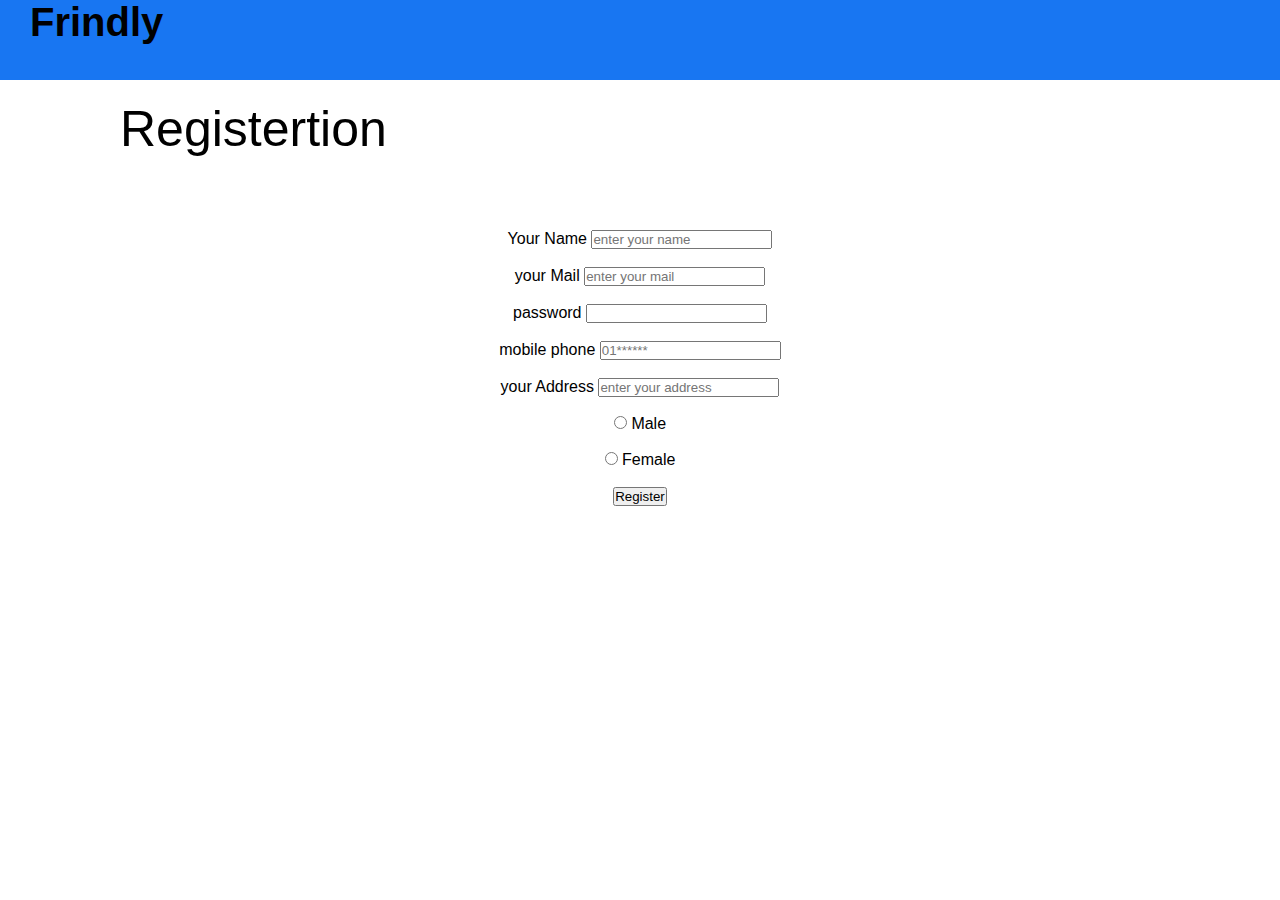
<file: index.html>
<!DOCTYPE html>
<html lang="en">
<head>
    <meta charset="UTF-8">
    <meta http-equiv="X-UA-Compatible" content="IE=edge">
    <meta name="viewport" content="width=device-width, initial-scale=1.0">
    <title>Document</title>
    <style>
      * {
  margin: 0;
  padding: 0;
  font-family: "poppins", sans-serif;
  box-sizing: border-box;
}
.nav-left{
  height: 80px;
  background-color: #1876f2;
}
      .namelogo {
  font-family: "Segoe UI", Tahoma, Geneva, Verdana, sans-serif;
  font-size: 40px;
  position: absolute;
  left: 30px;
}
      .inpt{
        font-size: 50px;
        position: absolute;
        top: 100px;
        left: 120px;
      }
    .container2{
      text-align: center;
      position: relative;
      top: 150px;
    }
    </style>
</head>
<body>
  <div class="nav-left">
    <h1 class="namelogo">Frindly</h1>
    </div>
  <div class="inpt">Registertion</div>
  <div class="container2">
        <label>Your Name</label>
        <input type="text"name="userName" placeholder="enter your name">
        <span></span>
        <br> <br>
        <label for="">your Mail</label>
        <input type="text" name="mail" placeholder="enter your mail">
        <span></span>
        <br> <br>
        <label for="">password</label>
        <input type="password" name="password" >
        <span></span>
        <br><br>
        <label for="">mobile phone</label>
        <input type="tel" name="mobilePhone" placeholder="01******">  
        <span></span>      
        <br><br>
        
        <label for="">your Address</label>
        <input type="text" name="yourAddress" placeholder="enter your address">
        <span></span>
        <br> <br>
        <input type="radio" name="gender" value="male" >
        <label for="">Male</label>
        <br> <br>
        <input type="radio" name="gender" value="female">
        <label for="">Female</label>
        <br> <br>
        <button> Register</button>
    </div>
    <script>
          document.querySelector("button").addEventListener("click",function(){
          //var urla=  location.assign("page1.html");
          var q,a,b,c,m ;
            var da=new Date();
            da.setMonth(da.getMonth()+3)
            var Elem= document.querySelectorAll("input");
            var regex=/^[a-zA-Z]{1,10}$/;
            if(regex.test(Elem[0].value))
            {
            document.cookie="name="+Elem[0].value+";expires="+da;
              document.getElementsByTagName("span")[0].innerHTML="";
              q=1;
            }else{
              document.getElementsByTagName("span")[0].innerHTML="please enter valid name";
              document.getElementsByTagName("span")[0].style.color="red";
              q=0;
            }
            var regex1= /^\w+([\.-]?\w+)*@\w+([\.-]?\w+)*(\.\w{2,3})+$/;
            if(regex1.test(Elem[1].value))
            {
            document.cookie="mail="+Elem[1].value+";expires="+da;
            document.getElementsByTagName("span")[1].innerHTML="";
            a=1;
            }else{
              document.getElementsByTagName("span")[1].innerHTML="please enter valid mail";
              document.getElementsByTagName("span")[1].style.color="red";

              a=0;
            }
            var regex2=/^[a-zA-Z0-9]{5,10}$/;
            if(regex2.test(Elem[2].value))
            {
              document.cookie="password="+Elem[2].value+";expires="+da;
              document.getElementsByTagName("span")[2].innerHTML="";
              b=1;
            }else{
            document.getElementsByTagName("span")[2].innerHTML="please enter valid password between 5-10";
            document.getElementsByTagName("span")[2].style.color="red";

            b=0;
            }
            var regex3=/^(01)(0|1|2|5)[0-9]{8}$/;
            if(regex3.test(Elem[3].value))
            {
            document.cookie="mobile="+Elem[3].value+";expires="+da;
            document.getElementsByTagName("span")[3].innerHTML="";
            c=1;
            }else{
              document.getElementsByTagName("span")[3].innerHTML="please enter valid mobile";
              document.getElementsByTagName("span")[3].style.color="red";

              c=0;
            }
            var regex4=/^[a-zA-Z]{1,10}$/
            if(regex4.test(Elem[4].value))
            {
              document.cookie="address="+Elem[4].value+";expires="+da;
              document.getElementsByTagName("span")[4].innerHTML="";
              m=1;
            }else{
              document.getElementsByTagName("span")[4].innerHTML="please enter valid Address";
              document.getElementsByTagName("span")[4].style.color="red";

              m=0;
            }
            if(Elem[5].checked)
            {document.cookie="gender="+Elem[5].value+";expires="+da;}
            if(Elem[6].checked)
            {document.cookie="gender="+Elem[6].value+";expires="+da;}
            if(a==1&&b==1&&c==1&&m==1&&q==1){
              location.assign("page1.html");
            }

          })
    </script>
</body>
</html>
</file>
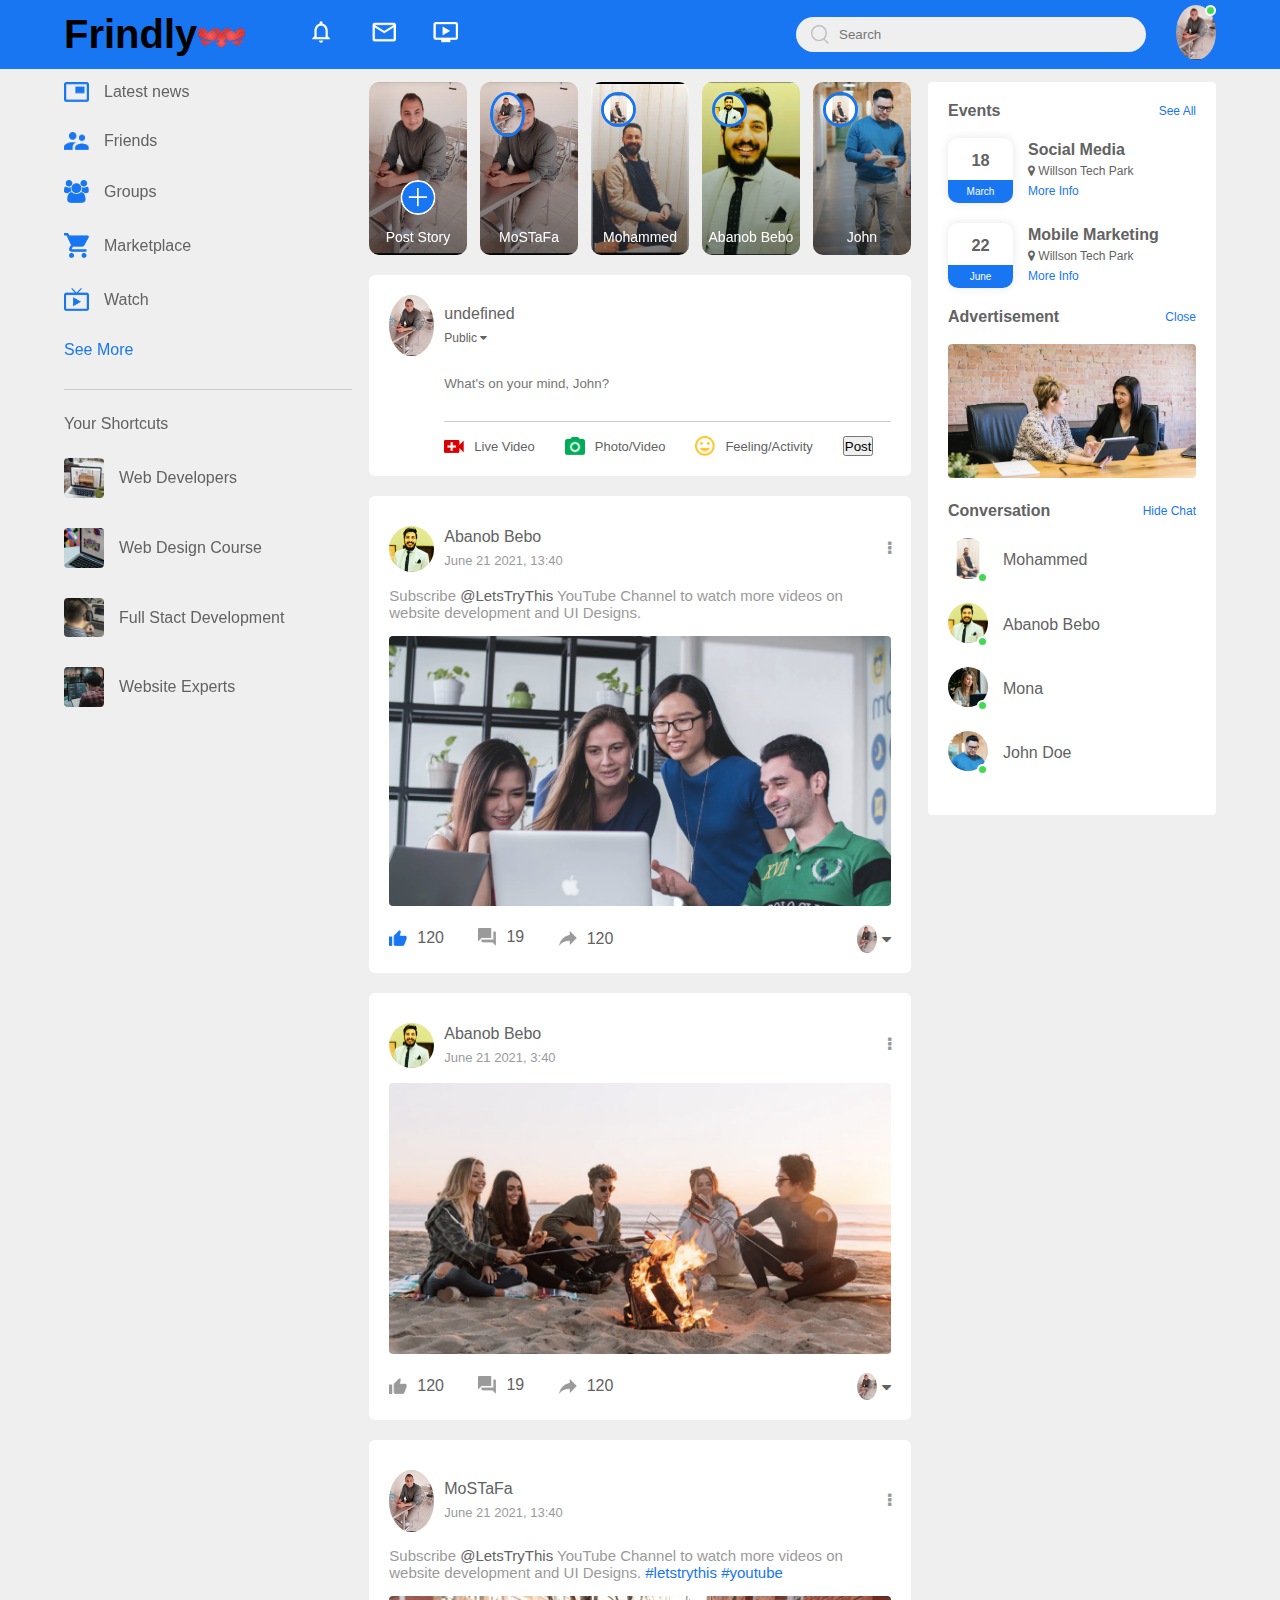
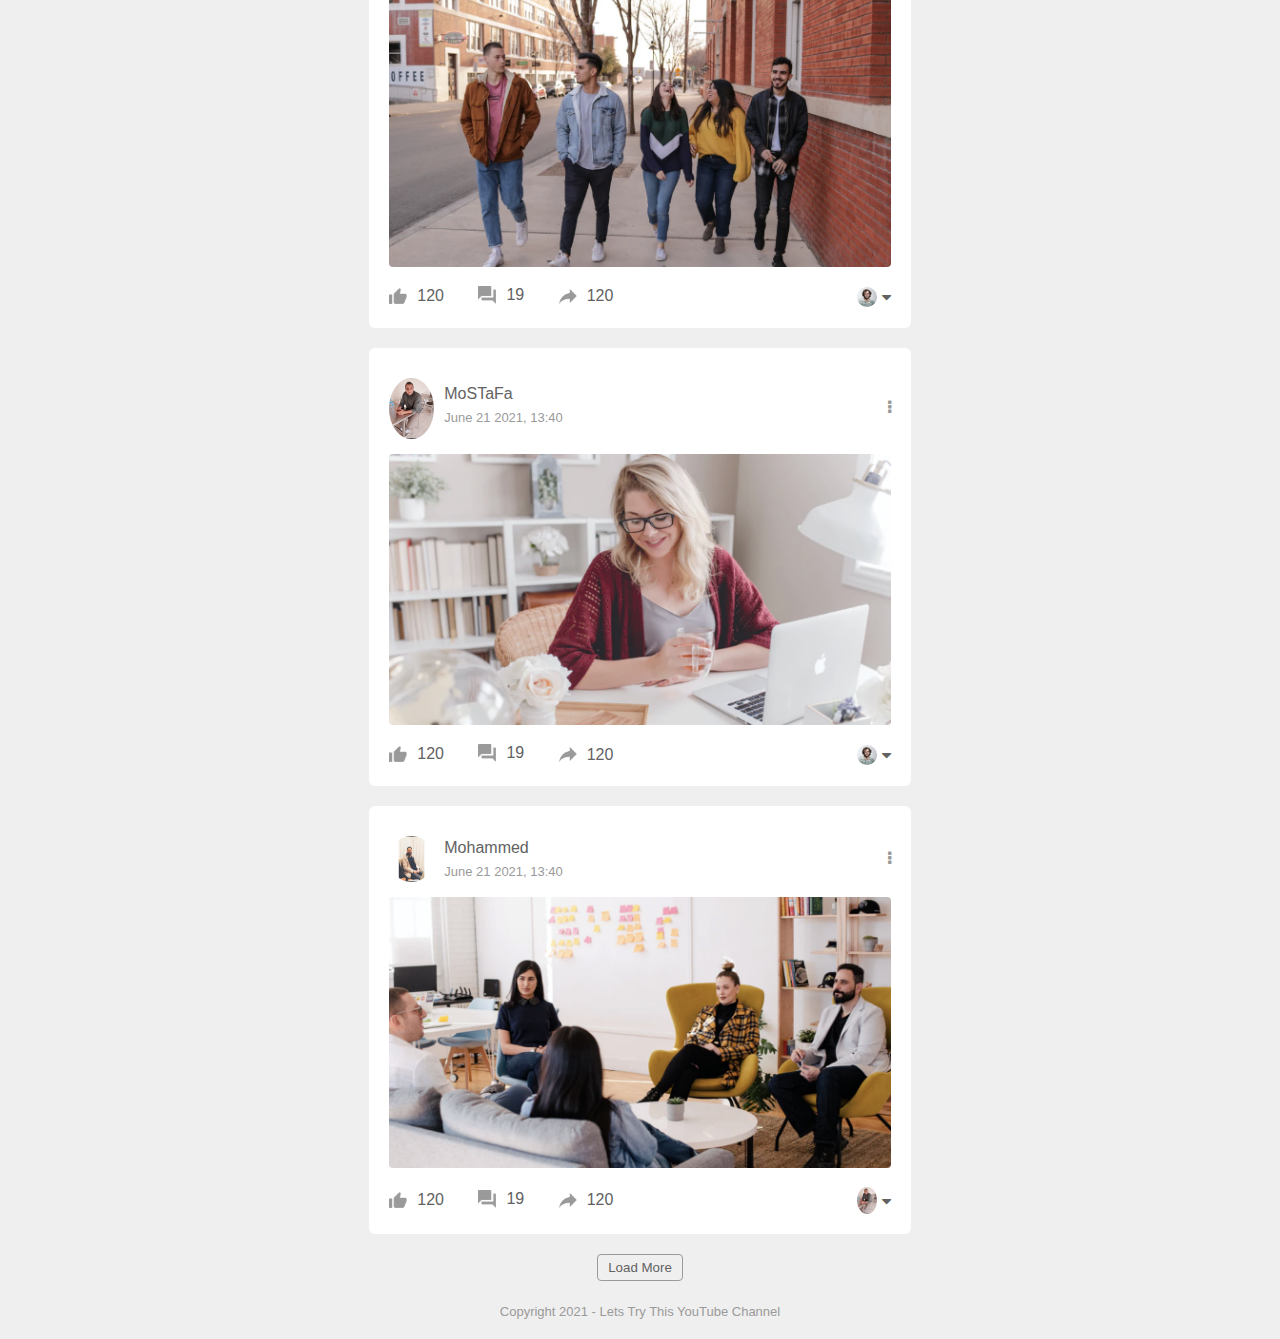
<file: frindsHomePage.html>
<!DOCTYPE html>
<html lang="en">
  <head>
    <meta charset="UTF-8" />
    <meta http-equiv="X-UA-Compatible" content="IE=edge" />
    <meta name="viewport" content="width=device-width, initial-scale=1.0" />
    <link rel="stylesheet" href="frindstyle.css" />
    <link
      rel="stylesheet"
      href="https://cdnjs.cloudflare.com/ajax/libs/font-awesome/4.7.0/css/font-awesome.min.css"
    />
    <title>Frindly</title>
  </head>
  <body>
    <nav>
      <div class="nav-left">
        <h1 class="namelogo">Frindly</h1>
        <img src="images/love.png" class="logo" />
        
        <ul>
          <li>
            <img src="images/notification.png" />
          </li>
          <li>
            <img src="images/inbox.png" />
          </li>
          <li>
            <img src="images/video.png" />
          </li>
        </ul>
      </div>
      <div class="nav-right">
        <div class="search-box">
          <img src="images/search.png" />
          <input type="text" placeholder="Search" />
        </div>
        <div class="nav-user-icon online" onclick="settingsMenuToggle();">
          <img src="images/mostafa.jpeg"  class="sora"/>
        </div>
      </div>

      <div class="settings-menu">
        <div id="dark-btn">
          <span></span>
        </div>
        <div class="settings-menu-inner">
          <div class="user-profile">
            <img onclick="openprofilebyimge()" src="images/mostafa.jpeg" class="sora" />
            <div>
              <span id="nameof"> MoSTaFa </span>
              <a href="myprofile.html">See Your Profile</a>
            </div>
          </div>
          <hr />
          <div class="user-profile">
            <img src="images/feedback.png" />
            <div>
              <p>Give Feedback</p>
              <a href="#">Help us to improve the new design</a>
            </div>
          </div>
          <hr />

          <div class="settings-links">
            <img src="images/setting.png" class="settings-icon" />
            <a href="#">Settings & Privacy</a>
            <img src="images/arrow.png" width="10px" />
          </div>
          <div class="settings-links">
            <img src="images/help.png" class="settings-icon" />
            <a href="#">Help & Support</a>
            <img src="images/arrow.png" width="10px" />
          </div>
          <div class="settings-links">
            <img src="images/display.png" class="settings-icon" />
            <a href="#">Display & Accessibility</a>
            <img src="images/arrow.png" width="10px" />
          </div>
          <div class="settings-links">
            <img src="images/logout.png" class="settings-icon" />
            <a href="#" onclick="btms()">Logout</a>
            <img src="images/arrow.png" width="10px" />
          </div>
        </div>
      </div>
    </nav>

    <div class="container">
      <div class="left-sidebar">
        <div class="imp-links">
          <a href="#">
            <img src="images/news.png" />
            Latest news
          </a>
          <a href="#">
            <img src="images/friends.png" />
            Friends
          </a>
          <a href="#">
            <img src="images/group.png" />
            Groups
          </a>
          <a href="#">
            <img src="images/marketplace.png" />
            Marketplace
          </a>
          <a href="#">
            <img src="images/watch.png" />
            Watch
          </a>
          <a href="#"> See More </a>
        </div>
        <div class="shortcut-links">
          <p>Your Shortcuts</p>
          <a href="#">
            <img src="images/shortcut-1.png" />
            Web Developers
          </a>
          
          <a href="#">
            <img src="images/shortcut-2.png" />
            Web Design Course
          </a>
          <a href="#">
            <img src="images/shortcut-3.png" />
            Full Stact Development
          </a>
          <a href="#">
            <img src="images/shortcut-4.png" />
            Website Experts
          </a>
        </div>
      </div>
      <div class="main-content">
        <div class="story-gallery">
          <div class="story story1">
            <img src="images/upload.png" />
            <p>Post Story</p>
          </div>
          <div class="story story2">
            <img src="images/mostafa.jpeg" />
            <p>MoSTaFa</p>
          </div>
          <div class="story story3">
            <img src="images/mohammed.jpeg" />
            <p>Mohammed</p>
          </div>
          <div class="story story4">
            <img src="images/abanop.jpeg" />
            <p>Abanob Bebo</p>
          </div>
          <div class="story story5">
            <img src="images/mohammed.jpeg" />
            <p>John</p>
          </div>
        </div>
        <div class="write-post-container">
          <div class="user-profile">
            <img src="images/mostafa.jpeg" class="sora" />
            <div>
              <p id="n0meof">MoSTaFa</p>
              <small>
                Public
                <i class="fas fa fa-caret-down"></i>
              </small>
            </div>
          </div>
          <div class="post-input-container">
            <textarea
              rows="3"
              placeholder="What's on your mind, John?"
            ></textarea>
            <div class="add-post-links">
              <a href="#">
                <img src="images/live-video.png" />
                Live Video
              </a>
              <a href="#">
                <img src="images/photo.png" />
                Photo/Video
              </a>
              <a href="#">
                <img src="images/feeling.png" />
                Feeling/Activity
              </a>
              <button id="btn2">Post</button>
            </div>
          </div>
        </div>
        <div class="post-container">
          <div class="post-row">
            <div class="user-profile">
              <img src="images/abanop.jpeg" />
              <div>
                <p>Abanob Bebo</p>
                <span>June 21 2021, 13:40</span>
              </div>
            </div>
            <a href="#">
              <i class="fa fa-ellipsis-v"></i>
            </a>
          </div>

          <p class="post-text">
            Subscribe <span>@LetsTryThis</span> YouTube Channel to watch more
            videos on website development and UI Designs.
          </p>
          <img src="images/feed-image-1.png" class="post-img" />
          <div class="post-row">
            <div class="activity-icons">
              <div>
                <img src="images/like-blue.png" />
                120
              </div>
              <div>
                <img src="images/comments.png" />
                19
              </div>
              <div>
                <img src="images/share.png" />
                120
              </div>
            </div>
            <div class="post-profile-icon">
              <img src="images/mostafa.jpeg" />
              <i class="fas fa fa-caret-down"></i>
            </div>
          </div>
        </div>
        <div class="post-container">
          <div class="post-row">
            <div class="user-profile">
              <img src="images/abanop.jpeg" />
              <div>
                <p>Abanob Bebo</p>
                <span>June 21 2021, 3:40</span>
              </div>
            </div>
            <a href="#">
              <i class="fa fa-ellipsis-v"></i>
            </a>
          </div>

          <p class="post-text"></p>
          <img src="images/feed-image-2.png" class="post-img" />
          <div class="post-row">
            <div class="activity-icons">
              <div>
                <img src="images/like.png" />
                120
              </div>
              <div>
                <img src="images/comments.png" />
                19
              </div>
              <div>
                <img src="images/share.png" />
                120
              </div>
            </div>
            <div class="post-profile-icon">
              <img src="images/mostafa.jpeg" />
              <i class="fas fa fa-caret-down"></i>
            </div>
          </div>
        </div>
        <div class="post-container">
          <div class="post-row">
            <div class="user-profile">
              <img src="images/mostafa.jpeg" />
              <div>
                <p>MoSTaFa</p>
                <span>June 21 2021, 13:40</span>
              </div>
            </div>
            <a href="#">
              <i class="fa fa-ellipsis-v"></i>
            </a>
          </div>

          <p class="post-text">
            Subscribe <span>@LetsTryThis</span> YouTube Channel to watch more
            videos on website development and UI Designs.
            <a href="#">#letstrythis</a>
            <a href="#">#youtube</a>
          </p>
          <img src="images/feed-image-3.png" class="post-img" />
          <div class="post-row">
            <div class="activity-icons">
              <div>
                <img src="images/like.png" />
                120
              </div>
              <div>
                <img src="images/comments.png" />
                19
              </div>
              <div>
                <img src="images/share.png" />
                120
              </div>
            </div>
            <div class="post-profile-icon">
              <img src="images/profile-pic.png" />
              <i class="fas fa fa-caret-down"></i>
            </div>
          </div>
        </div>
        <div class="post-container">
          <div class="post-row">
            <div class="user-profile">
              <img src="images/mostafa.jpeg" />
              <div>
                <p>
                  MoSTaFa</p>
                  <span>June 21 2021, 13:40</span>
                </p>
              </div>
            </div>
            <a href="#">
              <i class="fa fa-ellipsis-v"></i>
            </a>
          </div>

          <p class="post-text"></p>
          <img src="images/feed-image-4.png" class="post-img" />
          <div class="post-row">
            <div class="activity-icons">
              <div>
                <img src="images/like.png" />
                120
              </div>
              <div>
                <img src="images/comments.png" />
                19
              </div>
              <div>
                <img src="images/share.png" />
                120
              </div>
            </div>
            <div class="post-profile-icon">
              <img src="images/profile-pic.png" />
              <i class="fas fa fa-caret-down"></i>
            </div>
          </div>
        </div>
        <div class="post-container">
          <div class="post-row">
            <div class="user-profile">
              <img src="images/mohammed.jpeg" />
              <div>
                <p>Mohammed</p>
                <span>June 21 2021, 13:40</span>
              </div>
            </div>
            <a href="#">
              <i class="fa fa-ellipsis-v"></i>
            </a>
          </div>

          <p class="post-text"></p>
          <img src="images/feed-image-5.png" class="post-img" />
          <div class="post-row">
            <div class="activity-icons">
              <div>
                <img src="images/like.png" />
                120
              </div>
              <div>
                <img src="images/comments.png" />
                19
              </div>
              <div>
                <img src="images/share.png" />
                120
              </div>
            </div>
            <div class="post-profile-icon">
              <img src="images/mostafa.jpeg" />
              <i class="fas fa fa-caret-down"></i>
            </div>
          </div>
        </div>
        <button type="button" class="load-more-btn">Load More</button>
      </div>
      <div class="right-sidebar">
        <div class="sidebar-title">
          <h4>Events</h4>
          <a href="#">See All</a>
        </div>
        <div class="event">
          <div class="left-event">
            <h3>18</h3>
            <span>March</span>
          </div>
          <div class="right-event">
            <h4>Social Media</h4>
            <p>
              <i class="fa fa-map-marker"></i>
              Willson Tech Park
            </p>
            <a href="#">More Info</a>
          </div>
        </div>
        <div class="event">
          <div class="left-event">
            <h3>22</h3>
            <span>June</span>
          </div>
          <div class="right-event">
            <h4>Mobile Marketing</h4>
            <p>
              <i class="fa fa-map-marker"></i>
              Willson Tech Park
            </p>
            <a href="#">More Info</a>
          </div>
        </div>

        <div class="sidebar-title">
          <h4>Advertisement</h4>
          <a href="#">Close</a>
        </div>
        <img src="images/advertisement.png" class="sidebar-ads" />

        <div class="sidebar-title">
          <h4>Conversation</h4>
          <a href="#">Hide Chat</a>
        </div>
        <div class="online-list">
          <div class="online">
            <img src="images/mohammed.jpeg" />
          </div>
          <p>Mohammed</p>
        </div>
        <div class="online-list">
          <div class="online">
            <img src="images/abanop.jpeg" />
          </div>
          <p>Abanob Bebo</p>
        </div>
        <div class="online-list">
          <div class="online">
            <img src="images/member-3.png" />
          </div>
          <p>Mona</p>
        </div>
        <div class="online-list">
          <div class="online">
            <img src="images/member-4.png" />
          </div>
          <p>John Doe</p>
        </div>
      </div>
    </div>

    <div class="footer">
      <p>Copyright 2021 - Lets Try This YouTube Channel</p>
    </div>
    <script src="frinds.js"></script>
    <script>
      var coki=document.cookie;
      var yourName=coki.indexOf("name");
      var yourNamelst=coki.indexOf(";",yourName);
      if(yourNamelst<0)
      {
        var Nam=coki.substring(yourName,coki.length);
      }else{
        Nam=coki.substring(yourName,yourNamelst);
      }
      var nameValue=Nam.split("=")[1];
      document.getElementById("nameof").innerHTML=nameValue;
      document.getElementById("n0meof").innerHTML=nameValue;
      if(nameValue=="mohamed")
      {
        document.getElementsByClassName("sora")[0].src="images/mohammed.jpeg";
        document.getElementsByClassName("sora")[1].src="images/mohammed.jpeg";
        document.getElementsByClassName("sora")[2].src="images/mohammed.jpeg";
      }else if(nameValue=="abanob"){
        document.getElementsByClassName("sora")[0].src="images/abanop.jpeg";
        document.getElementsByClassName("sora")[1].src="images/abanop.jpeg";
        document.getElementsByClassName("sora")[2].src="images/abanop.jpeg";

      }
      function btms(){
        document.cookie="mail=;expires=5-5-2005";
                document.cookie="password=;expires=5-5-2005";
                document.cookie="name=;expires=5-5-2005";
                document.cookie="mobile=;expires=5-5-2005";
                document.cookie="address=;expires=5-5-2005";
                document.cookie="gender=;expiress=5-5-2005";
                location.assign("index.html")
      }
      document.getElementById("btn2").addEventListener("click",function(){
        var inp=document.getElementsByTagName("textarea")[0];
        var z=document.createElement("div");
        z.innerHTML=inp.value;
       z.style.border= "thin solid red";
       z.style.textAlign="center";
      //  z.style.wordBreak="break-word";
       z.style.overflowWrap="break-word";
       var b=document.getElementsByClassName("post-input-container")[0];
       b.appendChild(z);
      })

    </script>
  </body>
</html>
</file>
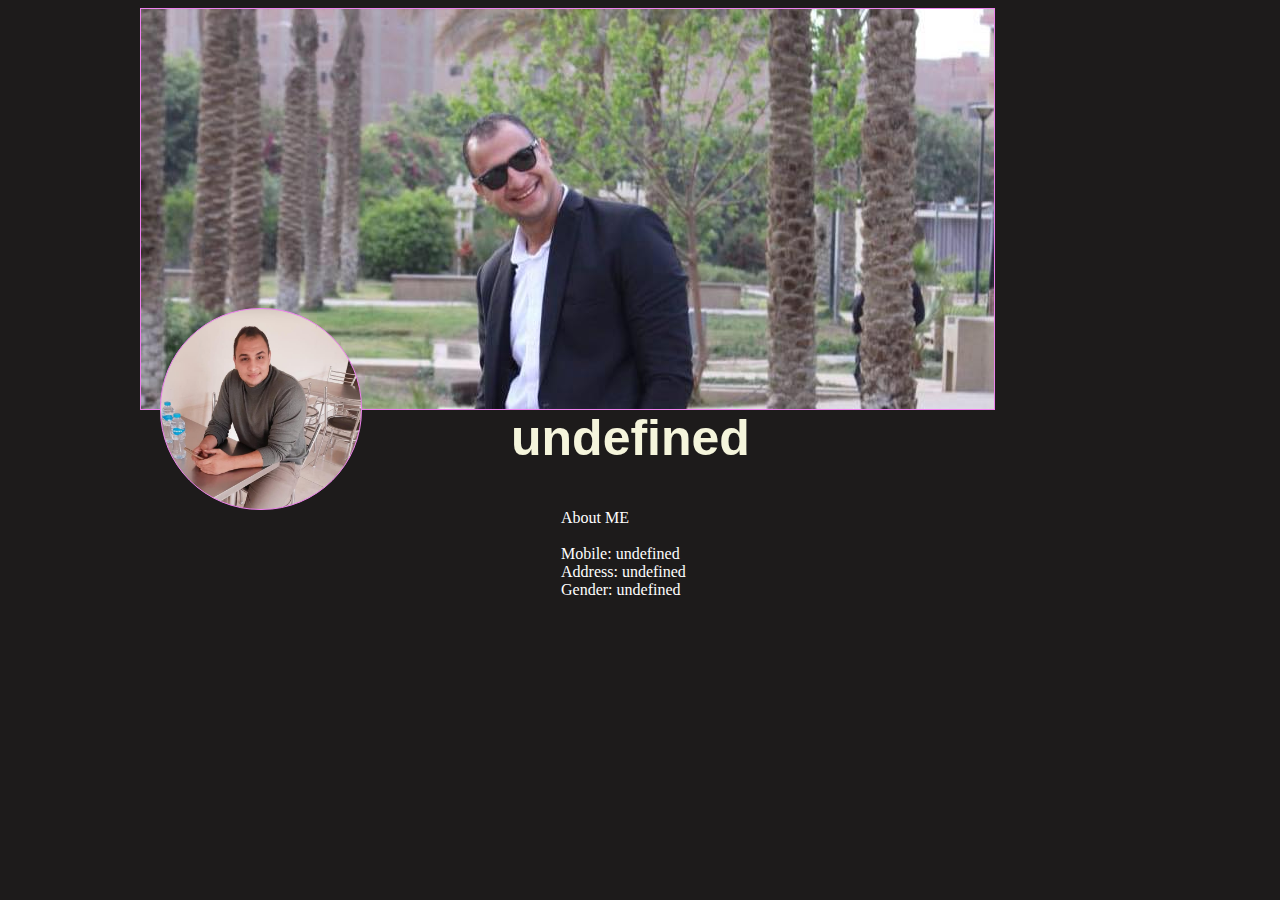
<file: myprofile.html>
<!DOCTYPE html>
<html lang="en">
  <head>
    <meta charset="UTF-8" />
    <meta http-equiv="X-UA-Compatible" content="IE=edge" />
    <meta name="viewport" content="width=device-width, initial-scale=1.0" />
    <link rel="stylesheet" href="myprofile.css" />

    <title>MyProfiel</title>
  </head>
  <body>
    <div class="main">
      <div class="cover">
        <img src="/images/mostafacover.jpg" class="sora" />
      </div>
      <div class="profile">
        <div class="name">Mostafa</div>
    <div id="container"> </div>

      </div>
    </div>

    <script>
         var cooki=document.cookie;
      var yourName=cooki.indexOf("name");
      var yourNamelst=cooki.indexOf(";",yourName);
      if(yourNamelst<0)
      {
        var Nam=cooki.substring(yourName,cooki.length);
      }else{
        Nam=cooki.substring(yourName,yourNamelst);
      }
      var nameValue=Nam.split("=")[1];


      var yourMobile=cooki.indexOf("mobile");
      var yourMobileLst=cooki.indexOf(";",yourMobile);
      if(yourMobileLst<0)
      {
        var mob=cooki.substring(yourMobile,cooki.length);
      }else{
        mob=cooki.substring(yourMobile,yourMobileLst)
      }
      var mobValue=mob.split("=")[1];

      var yourAdress=cooki.indexOf("address");
      var yourAdressLst=cooki.indexOf(";",yourAdress);
      if(yourAdressLst<0)
      {
        var adr=cooki.substring(yourAdress,cooki.length);
      }else{
        adr=cooki.substring(yourAdress,yourAdressLst)
      }
      var adrValue=adr.split("=")[1];

      var yourGender=cooki.indexOf("gender");
      var yourGenderLst=cooki.indexOf(";",yourGender);
      if(yourGenderLst<0)
      {
        var gen=cooki.substring(yourGender,cooki.length);
      }else{
        gen=cooki.substring(yourGender,yourGenderLst)
      }
      var genValue=gen.split("=")[1];
      document.getElementsByClassName("name")[0].innerHTML=nameValue;
      document.getElementById("container").style.color="white";
      document.getElementById("container").style.height=100+"px";
      document.getElementById("container").style.width=300+"px";
      document.getElementById("container").innerHTML="About ME"+"<br><br>"+"Mobile:   "+mobValue+"<br>"+"Address:   "+adrValue+"<br>"+"Gender:   "+genValue;
      document.getElementById("container").style.position="absolute";
      document.getElementById("container").style.left=400+"px";
      document.getElementById("container").style.top=200+"px";
      if(nameValue=="mohamed")
      {
        document.getElementsByClassName("profile")[0].style.backgroundImage="url('images/mohammed.jpeg')";
        document.getElementsByClassName("sora")[0].src="images/feed-image-3.png"

      }
      if(nameValue=="abanob")
      {
        document.getElementsByClassName("profile")[0].style.backgroundImage="url('images/abanop.jpeg')";
        document.getElementsByClassName("sora")[0].src="images/feed-image-2.png"

      }
        
    </script>
  </body>
</html>
</file>
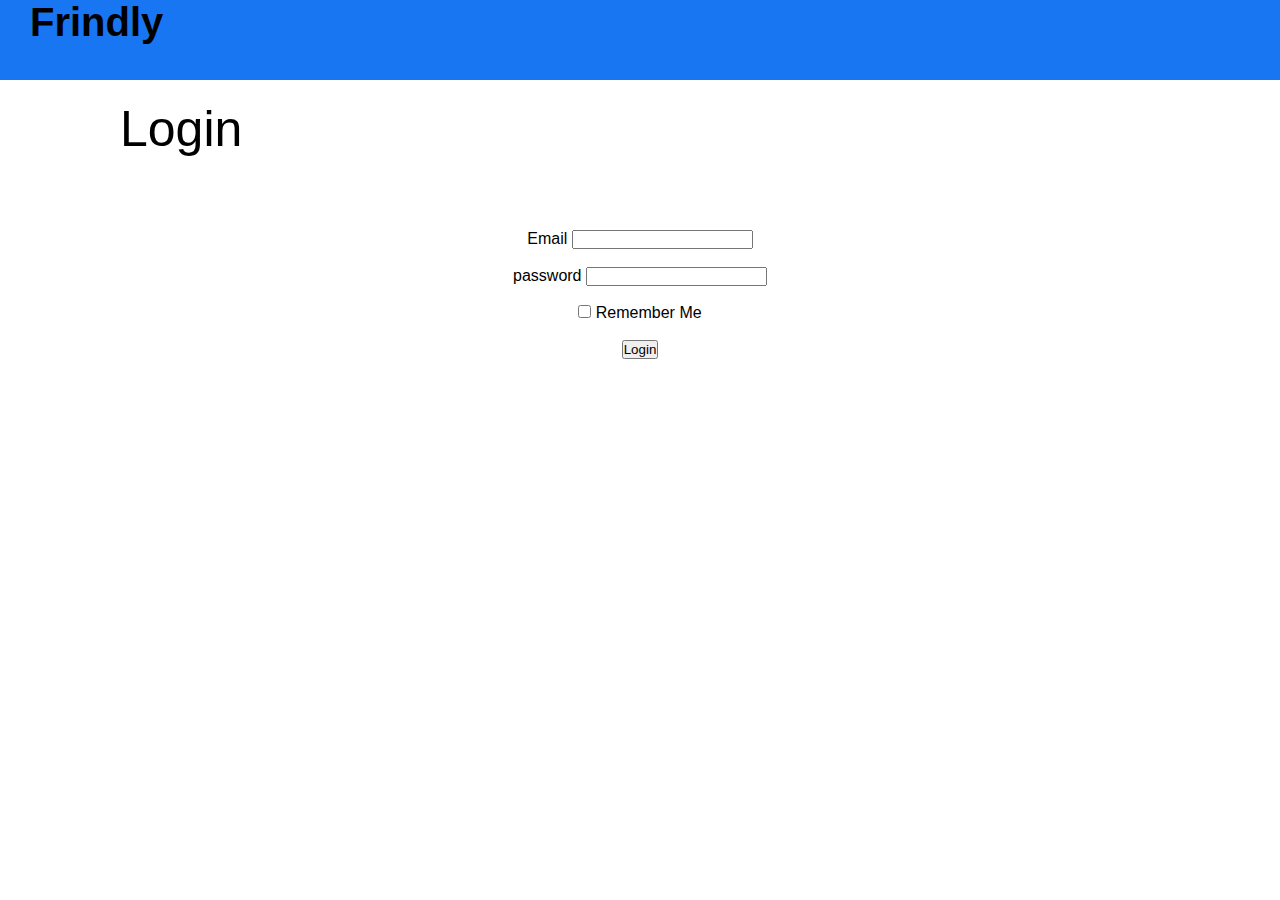
<file: page1.html>
<!DOCTYPE html>
<html lang="en">
<head>
    <meta charset="UTF-8">
    <meta http-equiv="X-UA-Compatible" content="IE=edge">
    <meta name="viewport" content="width=device-width, initial-scale=1.0">
    <title>Document</title>
    <style>
    * {
        margin: 0;
        padding: 0;
        font-family: "poppins", sans-serif;
        box-sizing: border-box;
      }
      .nav-left{
        height: 80px;
        background-color: #1876f2;
      }
            .namelogo {
        font-family: "Segoe UI", Tahoma, Geneva, Verdana, sans-serif;
        font-size: 40px;
        position: absolute;
        left: 30px;
      }
            .inpt{
              font-size: 50px;
              position: absolute;
              top: 100px;
              left: 120px;
            }
          .container2{
            text-align: center;
            position: relative;
            top: 150px;
          }
          </style>
</head>
<body>
    <div class="nav-left">
        <h1 class="namelogo">Frindly</h1>
        </div>
      <div class="inpt">Login</div>
    <div class="container2">
    <label for="">Email</label>
    <input type="text" name="" id="">
    <br><br>
    <label for="">password</label>
    <input type="password">
    <br><br>
    <input type="checkbox">
    <label for="">Remember Me</label>
    <br><br>
    <button>Login</button>
    </div>
    <script>
        var cook=document.cookie;
        var yourMail=cook.indexOf("mail");
        var yourMaillst=cook.indexOf(";",yourMail);
        if(yourMaillst<0)
        {
            var mal=cook.substring(yourMail,cook.length);
        }else{
            mal=cook.substring(yourMail,yourMaillst);
        }
        var malValue=mal.split("=")[1];

        var yourPw=cook.indexOf("password");
        var yourPwlst=cook.indexOf(";",yourPw);
        if(yourPwlst<0)
        {
            var pw=cook.substring(yourPw,cook.length);
        }else{
            pw=cook.substring(yourPw,yourPwlst);
        }
        var pwValue=pw.split("=")[1];
        var z;
        var Eleme=document.querySelectorAll("input");
        document.querySelector("button").addEventListener("click",function(){
            if(Eleme[0].value==malValue)
            {
                alert("same mail");
            }else{alert("your mail wrong");}
            if(Eleme[1].value==pwValue)
            {
                alert("same pw");
            }else{
                alert("wrong pw");
            }
            if(Eleme[2].checked)
            {
           
                
            }else{
                document.cookie="mail="+malValue+";expires=5-5-2005";
                document.cookie="password="+pwValue+";expires=5-5-2005";
                document.cookie="name=;expires=5-5-2005";
                document.cookie="mobile=;expires=5-5-2005";
                document.cookie="address=;expires=5-5-2005";
                document.cookie="gender=;expiress=5-5-2005";
                
            }
            if(Eleme[0].value==malValue&&Eleme[1].value==pwValue)
            location.assign("frindsHomePage.html")
        })
        // console.log(z)
    //    if(malValue.length!=0&&pwValue.length!=0)
        // {
        //    location.assign("frindsHomePage.html");
        // }
    </script>
</body>
</html>
</file>
<file: frindstyle.css>
* {
  margin: 0;
  padding: 0;
  font-family: "poppins", sans-serif;
  box-sizing: border-box;
}
.namelogo {
  font-family: "Segoe UI", Tahoma, Geneva, Verdana, sans-serif;
  font-size: 40px;
}
:root {
  --body-color: #efefef;
  --nav-color: #1876f2;
  --bg-color: #fff;
}
.dark-theme {
  --body-color: #0a0a0a;
  --nav-color: #000;
  --bg-color: #000;
}

body {
  background: var(--body-color);
  transition: background 0.3s;
}

nav {
  display: flex;
  align-items: center;
  justify-content: space-between;
  background: var(--nav-color);
  padding: 5px 5%;
  position: sticky;
  top: 0;
  z-index: 100;
}
.logo {
  width: 50px;
  margin-right: 45px;
}
.nav-left,
.nav-right {
  display: flex;
  align-items: center;
}
.nav-left ul li {
  list-style: none;
  display: inline-block;
}
.nav-left ul li img {
  width: 28px;
  margin: 0 15px;
}
.nav-user-icon img {
  width: 40px;
  border-radius: 50%;
  cursor: pointer;
}
.search-box {
  background: #efefef;
  width: 350px;
  border-radius: 20px;
  display: flex;
  align-items: center;
  padding: 0 15px;
}
.search-box img {
  width: 18px;
}
.search-box input {
  width: 100%;
  background: transparent;
  padding: 10px;
  outline: none;
  border: 0;
}
.nav-user-icon {
  margin-left: 30px;
}
.online {
  position: relative;
}
.online::after {
  content: "";
  width: 7px;
  height: 7px;
  border: 2px solid #fff;
  border-radius: 50%;
  background: #41db51;
  position: absolute;
  top: 0;
  right: 0;
}
.container {
  display: flex;
  justify-content: space-between;
  padding: 13px 5%;
}
.left-sidebar {
  flex-basis: 25%;
  position: sticky;
  top: 60px;
  align-self: flex-start;
}
.right-sidebar {
  flex-basis: 25%;
  position: sticky;
  top: 60px;
  align-self: flex-start;
  background: var(--bg-color);
  padding: 20px;
  border-radius: 4px;
  color: #626262;
}
.main-content {
  width: 47%;
}
.imp-links a,
.shortcut-links a {
  text-decoration: none;
  display: flex;
  align-items: center;
  margin-bottom: 30px;
  color: #626262;
  width: fit-content;
}
.imp-links a img {
  width: 25px;
  margin-right: 15px;
}
.imp-links a:last-child {
  color: var(--nav-color);
}
.imp-links {
  border-bottom: 1px solid #ccc;
}
.shortcut-links a img {
  width: 40px;
  border-radius: 4px;
  margin-right: 15px;
}
.shortcut-links p {
  margin: 25px 0;
  color: #626262;
  font-weight: 500;
}
.sidebar-title {
  display: flex;
  align-items: center;
  justify-content: space-between;
  margin-bottom: 18px;
}
.right-sidebar h4 {
  font-weight: 600;
  font-size: 16px;
}
.sidebar-title a {
  text-decoration: none;
  color: var(--nav-color);
  font-size: 12px;
}
.event {
  display: flex;
  font-size: 14px;
  margin-bottom: 20px;
}
.left-event {
  border-radius: 10px;
  height: 65px;
  width: 65px;
  margin-right: 15px;
  padding-top: 10px;
  text-align: center;
  line-height: 1.5;
  position: relative;
  overflow: hidden;
  box-shadow: 0 0 10px rgba(0, 0, 0, 0.1);
}
.right-event {
  line-height: 1.5;
}
.event p {
  font-size: 12px;
}
.event a {
  font-size: 12px;
  text-decoration: none;
  color: var(--nav-color);
}
.left-event span {
  position: absolute;
  bottom: 0;
  left: 0;
  width: 100%;
  background: var(--nav-color);
  color: #fff;
  font-size: 10px;
  padding: 4px 0;
}
.sidebar-ads {
  width: 100%;
  margin-bottom: 20px;
  border-radius: 4px;
}
.online-list {
  display: flex;
  align-items: center;
  margin-bottom: 20px;
}
.online-list .online img {
  width: 40px;
  border-radius: 50%;
}
.online-list .online {
  width: 40px;
  border-radius: 50%;
  margin-right: 15px;
}
.online-list .online:after {
  top: unset;
  bottom: 0;
}
.story-gallery {
  display: flex;
  justify-content: space-between;
  margin-bottom: 20px;
}
.story {
  flex-basis: 18%;
  padding-top: 32%;
  position: relative;
  background-position: center;
  background-size: cover;
  border-radius: 10px;
}
.story img {
  position: absolute;
  width: 35px;
  border-radius: 50%;
  top: 10px;
  left: 10px;
  border: 3px solid var(--nav-color);
}
.story p {
  position: absolute;
  width: 100%;
  bottom: 10px;
  text-align: center;
  color: #fff;
  font-size: 14px;
}
.story1 {
  background-image: linear-gradient(transparent, rgba(0, 0, 0, 0.5)),
    url(../images/mostafa.jpeg);
}
.story2 {
  background-image: linear-gradient(transparent, rgba(0, 0, 0, 0.5)),
    url(../images/mostafa.jpeg);
}
.story3 {
  background-image: linear-gradient(transparent, rgba(0, 0, 0, 0.5)),
    url(../images/mohammed.jpeg);
}
.story4 {
  background-image: linear-gradient(transparent, rgba(0, 0, 0, 0.5)),
    url(../images/abanop.jpeg);
}
.story5 {
  background-image: linear-gradient(transparent, rgba(0, 0, 0, 0.5)),
    url(../images/status-5.png);
}
.story.story1 img {
  top: unset;
  left: 50%;
  bottom: 40px;
  transform: translateX(-50%);
  border: 0;
  width: 35px;
}
.write-post-container {
  width: 100%;
  background: var(--bg-color);
  border-radius: 6px;
  padding: 20px;
  color: #626262;
}
.user-profile {
  display: flex;
  align-items: center;
}
.user-profile img {
  width: 45px;
  border-radius: 50%;
  margin-right: 10px;
}
.user-profile p {
  margin-bottom: 5px;
  font-weight: 500;
  color: #626262;
}
.user-profile small {
  font-size: 12px;
}
.post-input-container {
  padding-left: 55px;
  padding-top: 20px;
}
.post-input-container textarea {
  width: 100%;
  resize: none;
  border: 0;
  outline: 0;
  border-bottom: 1px solid #ccc;
  background: transparent;
}
.add-post-links {
  display: flex;
  margin-top: 10px;
}
.add-post-links a {
  text-decoration: none;
  display: flex;
  align-items: center;
  color: #626262;
  margin-right: 30px;
  font-size: 13px;
}
.add-post-links img {
  width: 20px;
  margin-right: 10px;
}
.post-container {
  width: 100%;
  background: var(--bg-color);
  border-radius: 6px;
  padding: 20px;
  color: #626262;
  margin: 20px 0;
}
.user-profile span {
  font-size: 13px;
  color: #9a9a9a;
}
.post-text {
  color: #9a9a9a;
  margin: 15px 0;
  font-size: 15px;
}
.post-text span {
  color: #626262;
  font-weight: 500;
}
.post-text a {
  color: #1876f2;
  text-decoration: none;
}
.post-img {
  width: 100%;
  border-radius: 4px;
  margin-bottom: 5px;
}
.post-row {
  margin-top: 10px;
  display: flex;
  align-items: center;
  justify-content: space-between;
}
.activity-icons div img {
  width: 18px;
  margin-right: 10px;
}
.activity-icons div {
  display: inline-flex;
  align-items: center;
  margin-right: 30px;
}
.post-profile-icon {
  display: flex;
  align-items: center;
}
.post-profile-icon img {
  width: 20px;
  border-radius: 50%;
  margin-right: 5px;
}
.post-row a {
  color: #9a9a9a;
}
.load-more-btn {
  display: block;
  margin: auto;
  cursor: pointer;
  padding: 5px 10px;
  border: 1px solid #9a9a9a;
  color: #626262;
  background: transparent;
  border-radius: 4px;
}
.footer {
  text-align: center;
  color: #9a9a9a;
  padding: 10px 0 20px;
  font-size: 13px;
}
.settings-menu {
  position: absolute;
  width: 90%;
  max-width: 350px;
  background: var(--bg-color);
  box-shadow: 0 0 10px rgba(0, 0, 0, 0.4);
  border-radius: 4px;
  overflow: hidden;
  top: 108%;
  right: 5%;
  max-height: 0;
  transition: max-height 0.3s;
}
.settings-menu-height {
  max-height: 450px;
}

.user-profile a {
  font-size: 12px;
  color: #1876f2;
  text-decoration: none;
}
.settings-menu-inner {
  padding: 20px;
}
.settings-menu hr {
  border: 0;
  height: 1px;
  background: #9a9a9a;
  margin: 15px 0;
}
.settings-links {
  display: flex;
  align-items: center;
  margin: 15px 0;
}
.settings-links .settings-icon {
  width: 38px;
  margin-right: 10px;
  border-radius: 50%;
}
.settings-links a {
  text-decoration: none;
  display: flex;
  flex: 1;
  align-items: center;
  justify-content: space-between;
  color: #626262;
}
#dark-btn {
  position: absolute;
  top: 20px;
  right: 20px;
  background: #ddd;
  width: 45px;
  border-radius: 15px;
  padding: 2px 3px;
  cursor: pointer;
  display: flex;
  transition: padding-left 0.5s, background 0.5s;
}
#dark-btn span {
  height: 18px;
  width: 18px;
  background: #fff;
  border-radius: 50%;
  display: inline-block;
}
#dark-btn.dark-btn-on {
  padding-left: 23px;
  background: #666;
}
</file>
<file: myprofile.css>
/* .profile {
 
} */

body {
  background-color: rgb(29, 27, 27);
}

.cover {
  display: block;
  position: absolute;
  width: 350;
  height: 400px;
  border: violet solid 1px;
  background-size: cover;
  overflow: hidden;
  z-index: 1;
}
.name {
  font-family: "Franklin Gothic Medium", "Arial Narrow", Arial, sans-serif;
  flex-basis: 25%;
  position: sticky;
  top: 100px;
  margin-top: 100px;
  margin-left: 350px;
  align-self: flex-start;
  font-weight: bold;
  color: beige;
  font-size: 50px;
}
.cover img {
  max-width: 100%;
  z-index: 1;
}
.profile {
  background-image: url(/images/mostafa.jpeg);
  position: absolute;
  border: violet solid 1px;
  border-radius: 100px;
  width: 200px;
  height: 200px;
  margin: 300px 0 10px 20px;
  z-index: 999;
  background-size: cover;
  display: block;
  border-radius: 100px;
  -webkit-border-radius: 100px;
  -moz-border-radius: 100px;
}
.main {
  display: block;
  position: relative;
  width: 1000px;
  margin: 0 auto;
}

.profile img {
  max-width: 100%;
  z-index: 1;
}
</file>
